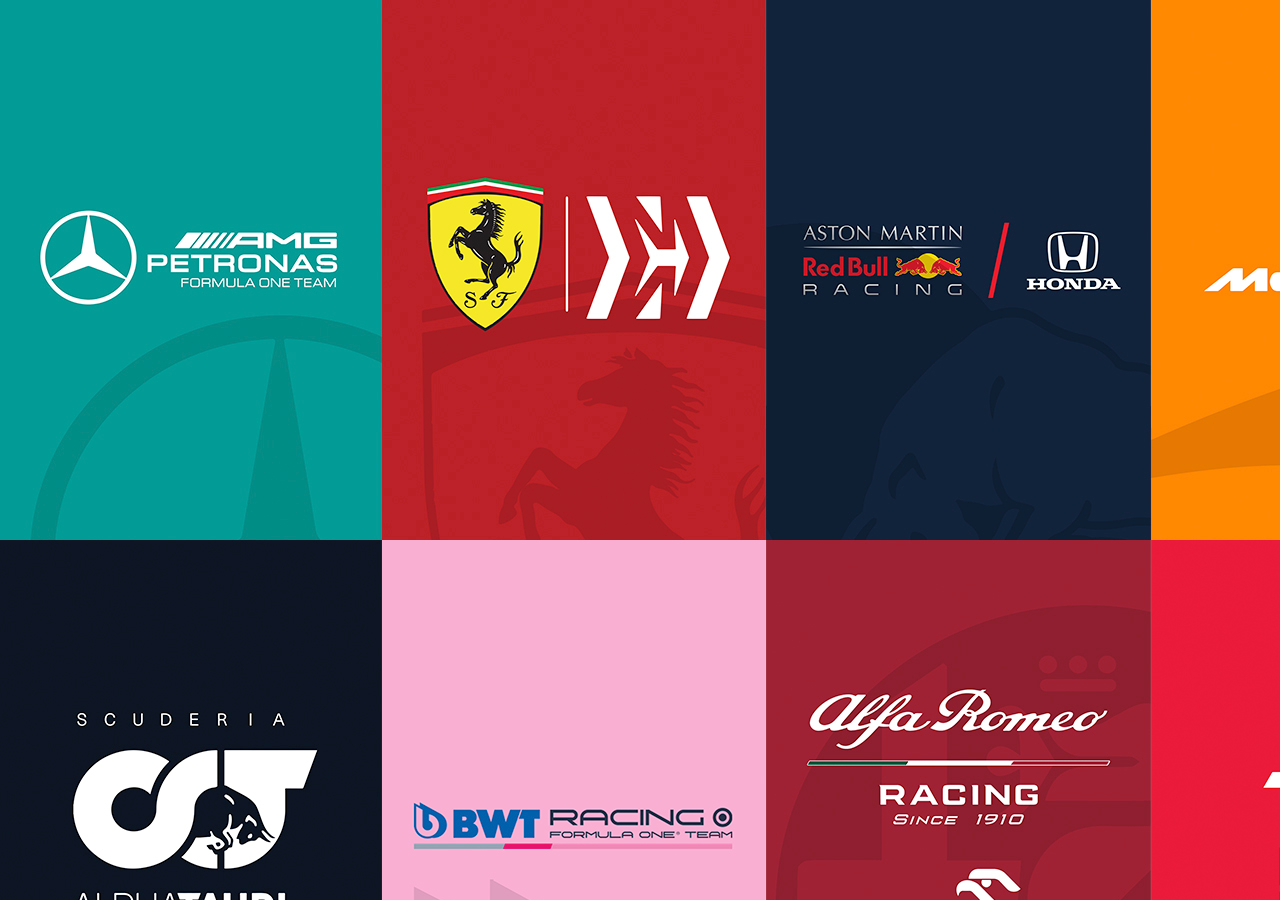
<file: kontakt.html>
<!DOCTYPE html>
<html lang="en">

<head>
    <meta name="viewport" content="width=device-width, initial-scale=1.0">
    <title> Stranka</title>
    <link rel="stylesheet" href="index.css">
</head>

<body>
    <div class="main">
        <div class="background-image"></div>
    </div>
</body>

</html>
</file>
<file: index.css>
* {
    margin: 0;
    padding: 0;
}

.main{
width: 100%;
background-position: center;
background-size: cover;
height: 100vh;
font-family: sans-serif;
}

.navbar{
   position: fixed; 
width: 95%;
height: auto;
margin-left: 30px;
z-index: 3;
}

.logo{
    color: rgb(139, 0, 0);
    font-size: 40px;
    font-family: cursive;
    float: left;
    padding-top: .6px;
    cursor: pointer;
}

.menu{
    width: 600px;
    float: left;
    height: 70px;
}

ul{
    float: left;
    display: flex;
    padding-top: 30px;
    justify-content: center;
    align-items: center;
    margin-left: 14%;
}
ul li{
    list-style: none;
    margin-left: 60px;
    font-size: 16px;
}
ul li a {
    text-decoration: none;
    color: aliceblue;
    font-family: Arial, Helvetica, sans-serif;
    font-weight: bold;
    transition: .3s ease;
}

ul li a:hover{
    color: rgb(139, 0, 0);
}


.title{
position: absolute;
top: 40%;
left: 50%;
transform: translate(-50%,-50%);

}

.title h1{
cursor: pointer;
font-family: cursive;
color: aliceblue;
font-size: 85px;
}

.button{
position: absolute;
top: 51%;
left: 50%;
transform: translate(-50%,-50%);
}

.btn{
color: aliceblue;
padding: 5px 20px;
font-size: 18px;
text-decoration: none;
border: 1px solid aliceblue;
transition: 1s ease;
}

.btn:hover{
background-color: aliceblue;
color: black;




}

.background-overlay {
    position: absolute;
    top: 0;
    right: 0;
    bottom: 0;
    left: 0;
    background: rgba(0, 0, 0, 0.5); 
}

.background-image {
    width: 100%;
    height: 100%;
    background-image: url('vsc\ f1.jpg');
}
</file>
